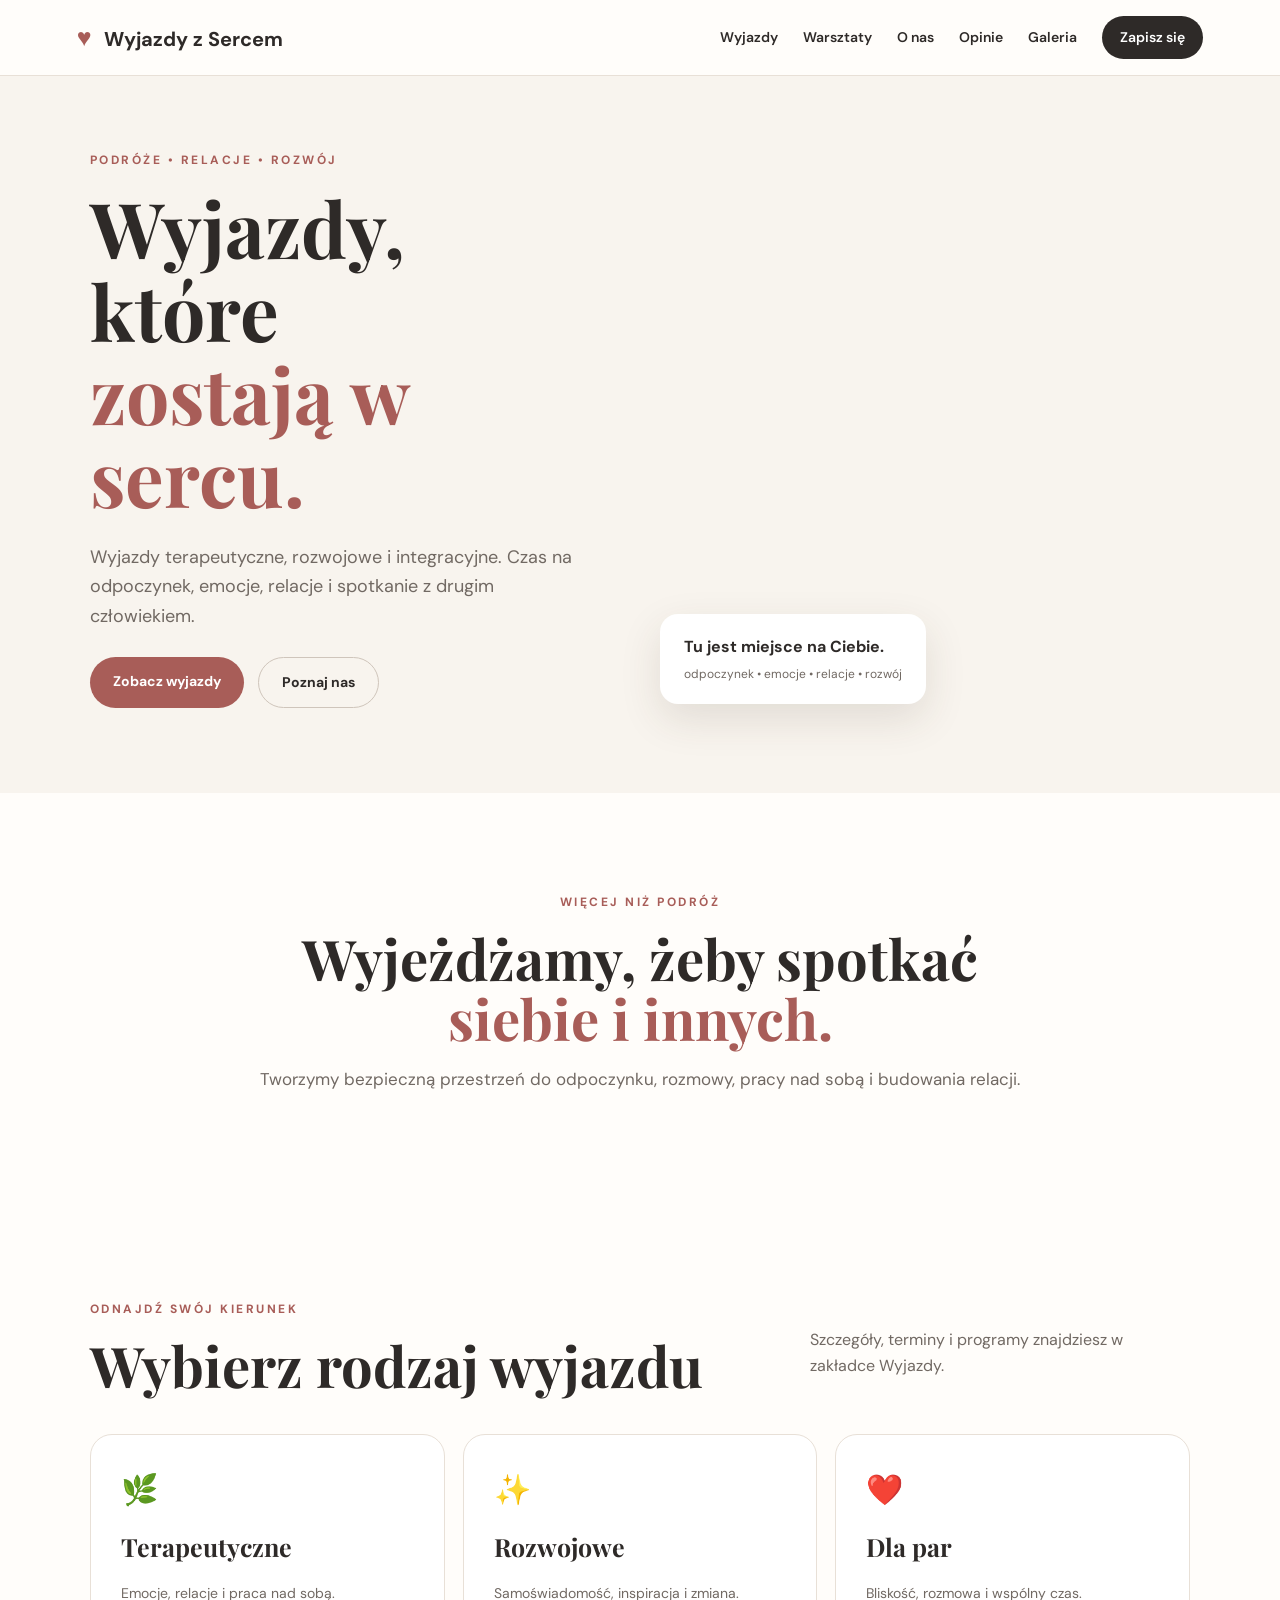
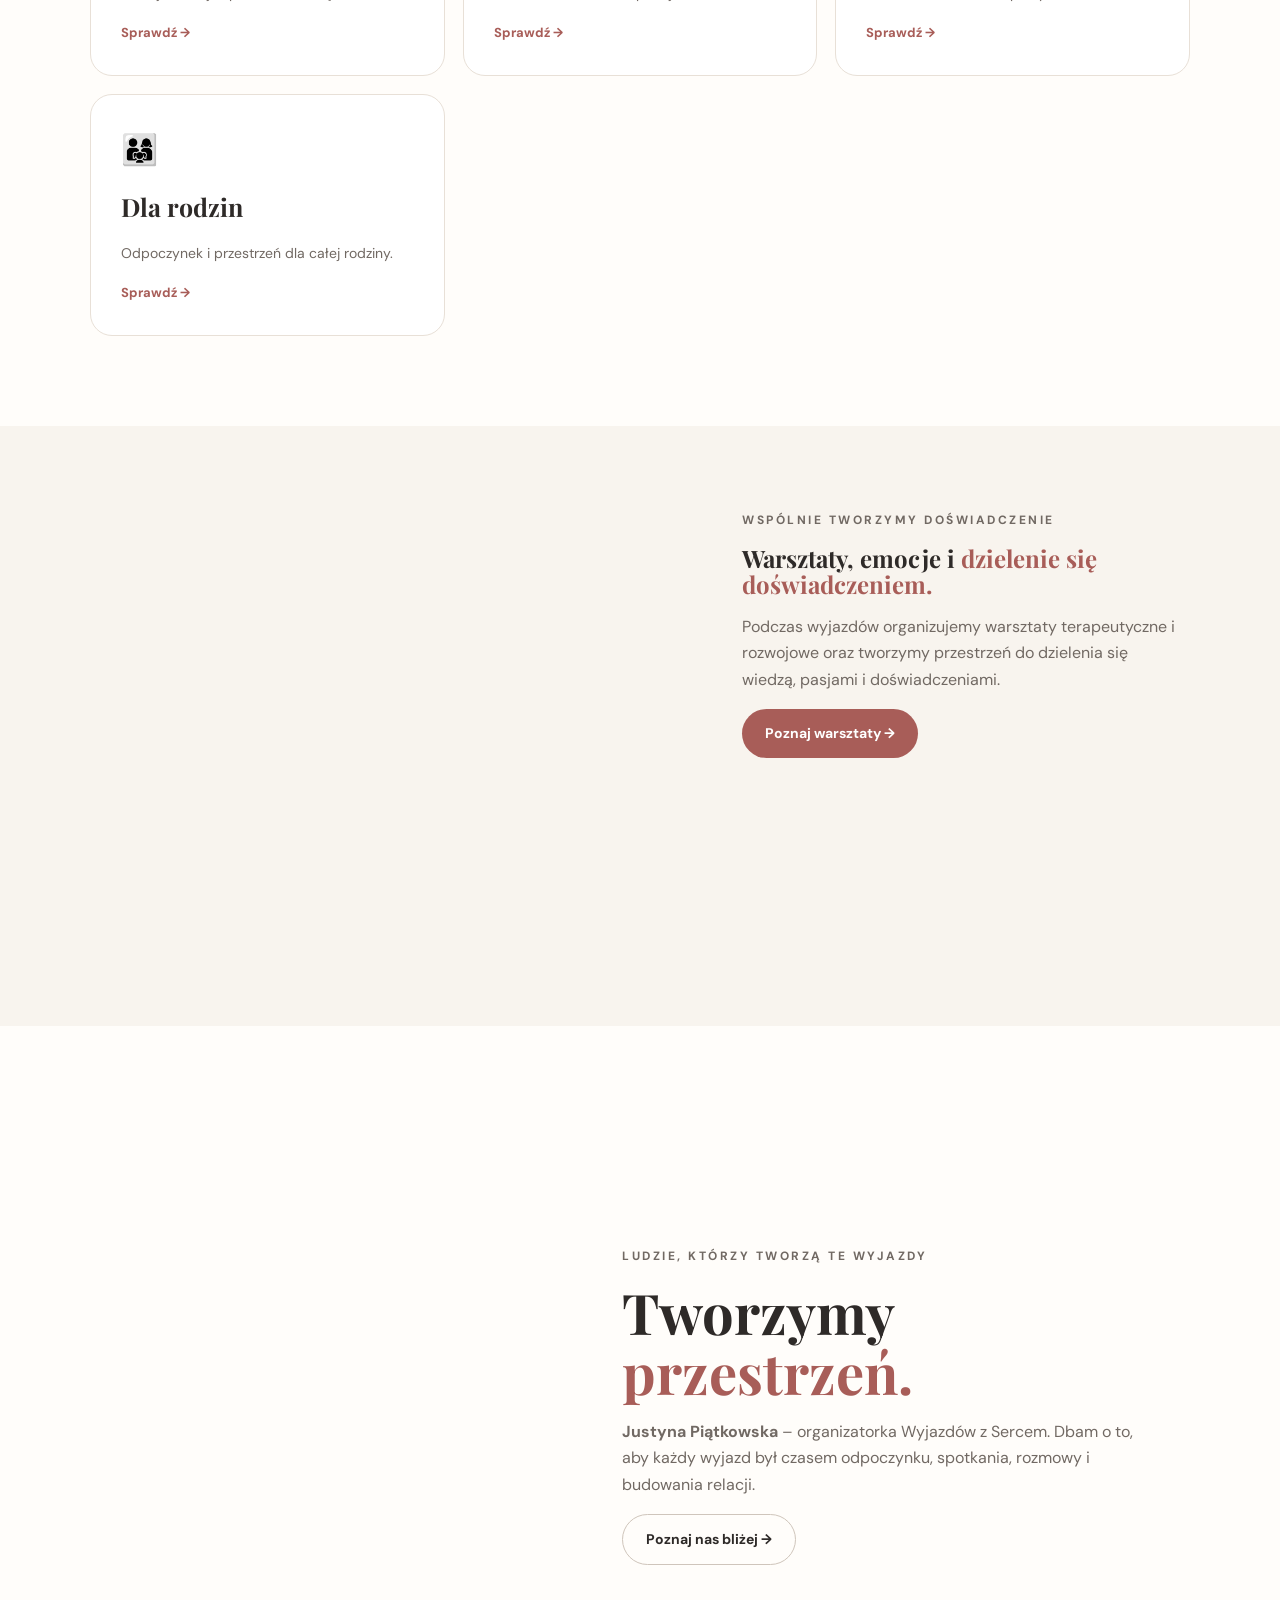
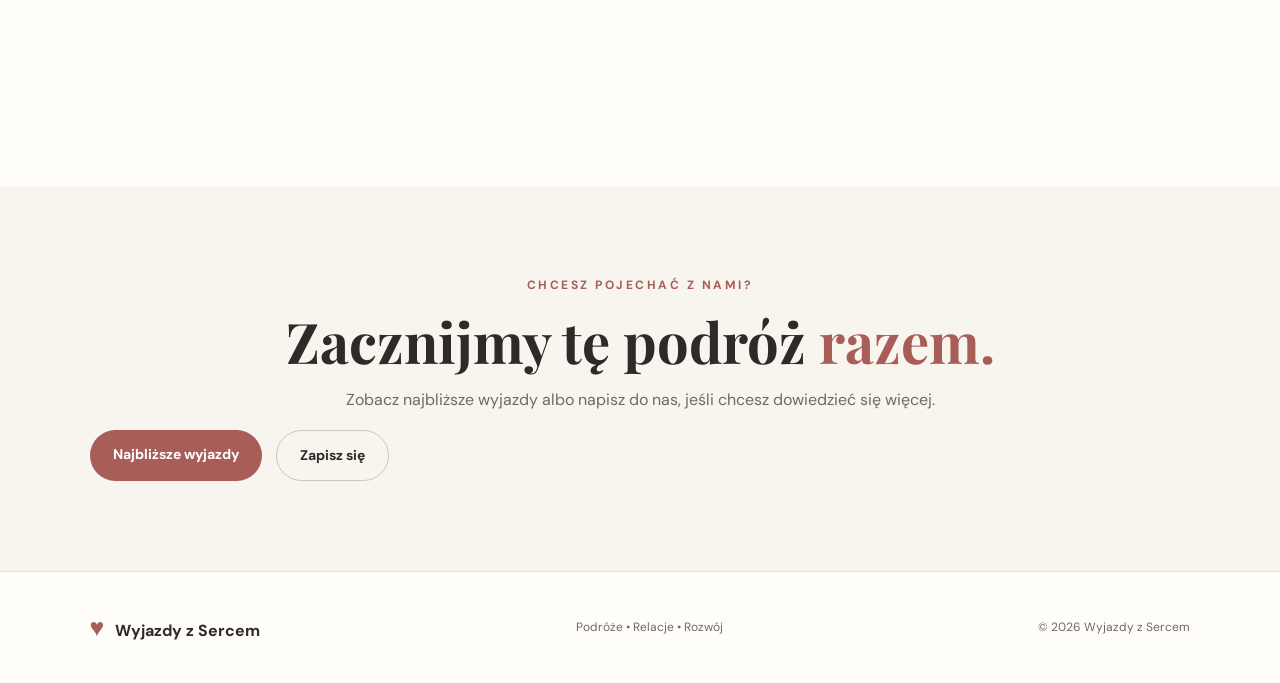
<file: index.html>
<!doctype html>
<html lang="pl">
<head>
<meta charset="utf-8">
<meta name="viewport" content="width=device-width,initial-scale=1">
<meta name="description" content="Wyjazdy z Sercem – terapeutyczne, rozwojowe i integracyjne wyjazdy w Polsce i na świecie.">
<title>Wyjazdy z Sercem | Podróże, które mają znaczenie</title>
<link rel="preconnect" href="https://fonts.googleapis.com">
<link rel="preconnect" href="https://fonts.gstatic.com" crossorigin>
<link href="https://fonts.googleapis.com/css2?family=DM+Sans:wght@400;500;600;700&family=Playfair+Display:wght@600;700&display=swap" rel="stylesheet">
<link rel="stylesheet" href="style.css">
</head>
<body>
<header class="nav">
  <a class="brand" href="index.html"><span>♥</span> Wyjazdy z Sercem</a>
  <button class="menu" aria-label="Otwórz menu">☰</button>
  <nav>
    <a href="wyjazdy.html">Wyjazdy</a>
    <a href="warsztaty.html">Warsztaty</a>
    <a href="o-nas.html">O nas</a>
    <a href="opinie.html">Opinie</a>
    <a href="galeria.html">Galeria</a>
    <a class="nav-cta" href="zapisy.html">Zapisz się</a>
  </nav>
</header>

<main id="top">
<section class="hero">
  <div class="hero-copy">
    <p class="eyebrow">PODRÓŻE • RELACJE • ROZWÓJ</p>
    <h1>Wyjazdy, które<br><em>zostają w sercu.</em></h1>
    <p class="lead">Wyjazdy terapeutyczne, rozwojowe i integracyjne. Czas na odpoczynek, emocje, relacje i spotkanie z drugim człowiekiem.</p>
    <div class="hero-actions">
      <a class="btn primary" href="wyjazdy.html">Zobacz wyjazdy</a>
      <a class="btn ghost" href="o-nas.html">Poznaj nas</a>
    </div>
  </div>
  <div class="hero-card">
    <div class="hero-photo"></div>
    <div class="floating"><strong>Tu jest miejsce na Ciebie.</strong><span>odpoczynek • emocje • relacje • rozwój</span></div>
  </div>
</section>

<section class="intro">
  <p class="eyebrow">WIĘCEJ NIŻ PODRÓŻ</p>
  <h2>Wyjeżdżamy, żeby spotkać <em>siebie i innych.</em></h2>
  <p>Tworzymy bezpieczną przestrzeń do odpoczynku, rozmowy, pracy nad sobą i budowania relacji.</p>
</section>

<section class="section">
  <div class="section-head">
    <div><p class="eyebrow">ODNAJDŹ SWÓJ KIERUNEK</p><h2>Wybierz rodzaj wyjazdu</h2></div>
    <p>Szczegóły, terminy i programy znajdziesz w zakładce Wyjazdy.</p>
  </div>
  <div class="cards">
    <article class="card"><div class="icon">🌿</div><h3>Terapeutyczne</h3><p>Emocje, relacje i praca nad sobą.</p><a href="wyjazdy.html">Sprawdź →</a></article>
    <article class="card"><div class="icon">✨</div><h3>Rozwojowe</h3><p>Samoświadomość, inspiracja i zmiana.</p><a href="wyjazdy.html">Sprawdź →</a></article>
    <article class="card"><div class="icon">❤️</div><h3>Dla par</h3><p>Bliskość, rozmowa i wspólny czas.</p><a href="wyjazdy.html">Sprawdź →</a></article>
    <article class="card"><div class="icon">👨‍👩‍👧</div><h3>Dla rodzin</h3><p>Odpoczynek i przestrzeń dla całej rodziny.</p><a href="wyjazdy.html">Sprawdź →</a></article>
  </div>
</section>

<section class="split">
  <div class="split-photo workshop-photo"></div>
  <div class="split-copy">
    <p class="eyebrow">WSPÓLNIE TWORZYMY DOŚWIADCZENIE</p>
    <h2>Warsztaty, emocje i <em>dzielenie się doświadczeniem.</em></h2>
    <p>Podczas wyjazdów organizujemy warsztaty terapeutyczne i rozwojowe oraz tworzymy przestrzeń do dzielenia się wiedzą, pasjami i doświadczeniami.</p>
    <a class="btn primary" href="warsztaty.html">Poznaj warsztaty →</a>
  </div>
</section>

<section class="about">
  <div class="portrait"></div>
  <div>
    <p class="eyebrow">LUDZIE, KTÓRZY TWORZĄ TE WYJAZDY</p>
    <h2>Tworzymy <em>przestrzeń.</em></h2>
    <p><strong>Justyna Piątkowska</strong> – organizatorka Wyjazdów z Sercem. Dbam o to, aby każdy wyjazd był czasem odpoczynku, spotkania, rozmowy i budowania relacji.</p>
    <a class="btn ghost" href="o-nas.html">Poznaj nas bliżej →</a>
  </div>
</section>

<section class="section soft">
  <div class="center">
    <p class="eyebrow">CHCESZ POJECHAĆ Z NAMI?</p>
    <h2>Zacznijmy tę podróż <em>razem.</em></h2>
    <p class="muted">Zobacz najbliższe wyjazdy albo napisz do nas, jeśli chcesz dowiedzieć się więcej.</p>
    <div class="hero-actions">
      <a class="btn primary" href="wyjazdy.html">Najbliższe wyjazdy</a>
      <a class="btn ghost" href="zapisy.html">Zapisz się</a>
    </div>
  </div>
</section>
</main>

<footer>
  <div class="brand"><span>♥</span> Wyjazdy z Sercem</div>
  <p>Podróże • Relacje • Rozwój</p>
  <p>© <span id="year"></span> Wyjazdy z Sercem</p>
</footer>
<script src="script.js"></script>
</body>
</html>
</file>
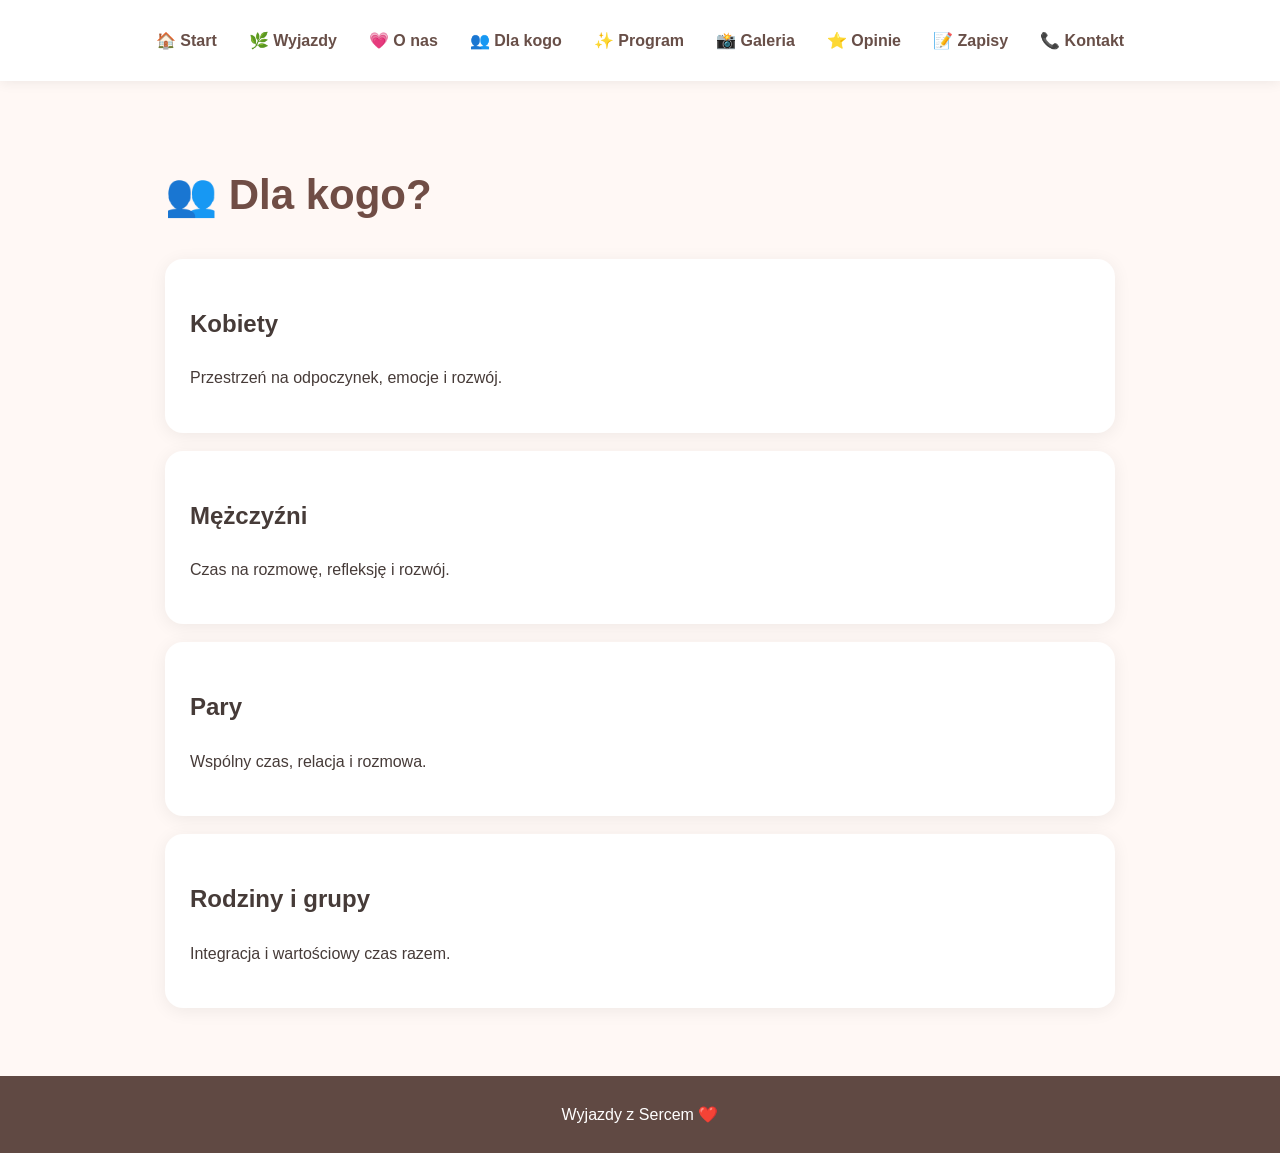
<file: dla-kogo.html>
<!doctype html><html lang="pl"><head><meta charset="utf-8"><meta name="viewport" content="width=device-width,initial-scale=1"><title>👥 Dla kogo? | Wyjazdy z Sercem</title><style>body{margin:0;font-family:Arial,sans-serif;background:#fff8f5;color:#463b38;line-height:1.7}nav{padding:14px;text-align:center;background:#fff;box-shadow:0 2px 12px #0001;position:sticky;top:0}nav a{display:inline-block;margin:4px;padding:9px 12px;color:#684f48;text-decoration:none;font-weight:bold;border-radius:20px}nav a:hover{background:#f6e5df}main{max-width:950px;margin:auto;padding:50px 20px;min-height:70vh}.card{background:#fff;padding:25px;border-radius:18px;box-shadow:0 3px 18px #0001;margin:18px 0}h1{color:#704d45;font-size:42px}footer{text-align:center;padding:25px;background:#604943;color:#fff}</style></head><body><nav><a href="index.html">🏠 Start</a><a href="wyjazdy.html">🌿 Wyjazdy</a><a href="o-nas.html">💗 O nas</a><a href="dla-kogo.html">👥 Dla kogo</a><a href="program.html">✨ Program</a><a href="galeria.html">📸 Galeria</a><a href="opinie.html">⭐ Opinie</a><a href="zapisy.html">📝 Zapisy</a><a href="kontakt.html">📞 Kontakt</a></nav><main><h1>👥 Dla kogo?</h1><div class="card"><h2>Kobiety</h2><p>Przestrzeń na odpoczynek, emocje i rozwój.</p></div><div class="card"><h2>Mężczyźni</h2><p>Czas na rozmowę, refleksję i rozwój.</p></div><div class="card"><h2>Pary</h2><p>Wspólny czas, relacja i rozmowa.</p></div><div class="card"><h2>Rodziny i grupy</h2><p>Integracja i wartościowy czas razem.</p></div></main><footer>Wyjazdy z Sercem ❤️</footer></body></html>
</file>
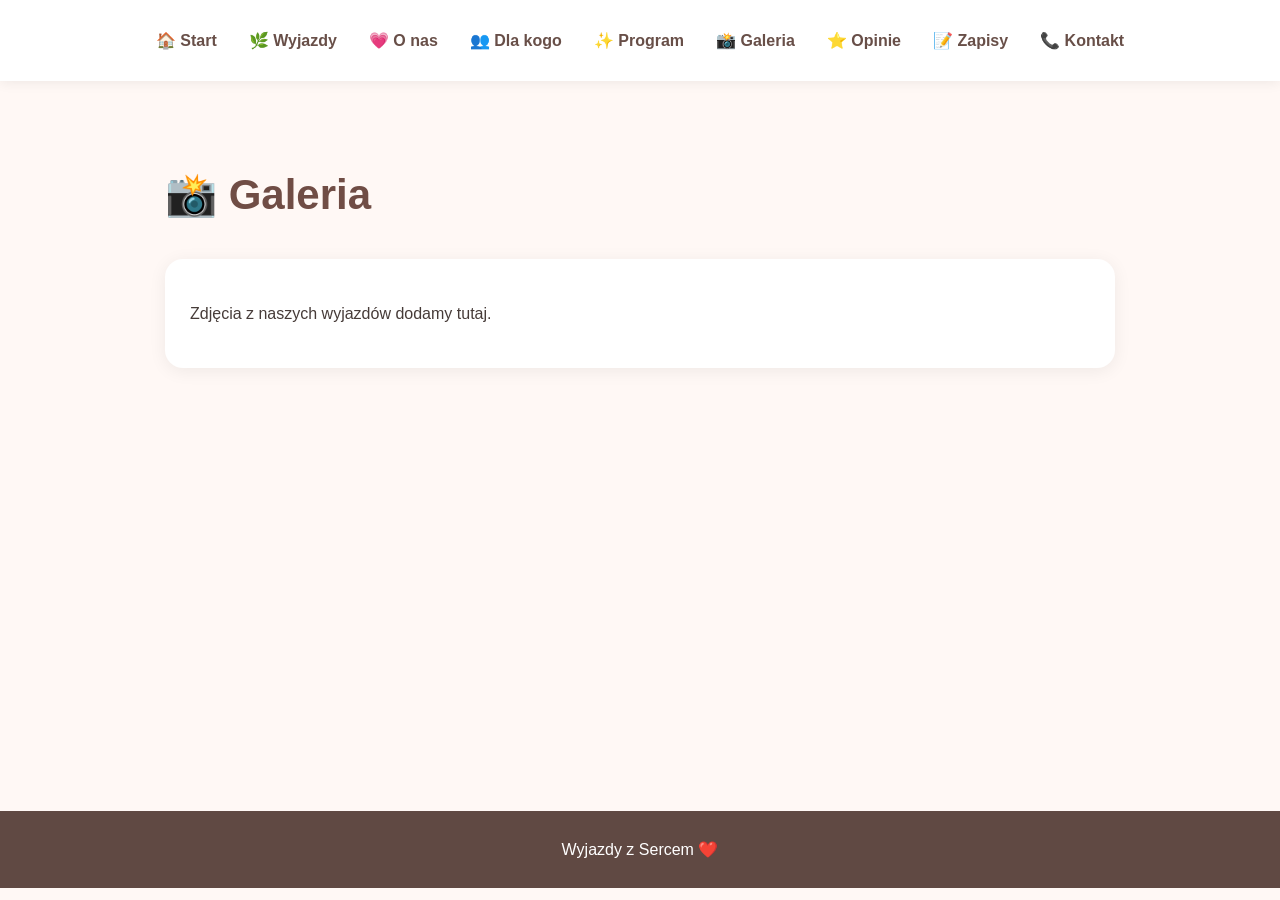
<file: galeria.html>
<!doctype html><html lang="pl"><head><meta charset="utf-8"><meta name="viewport" content="width=device-width,initial-scale=1"><title>📸 Galeria | Wyjazdy z Sercem</title><style>body{margin:0;font-family:Arial,sans-serif;background:#fff8f5;color:#463b38;line-height:1.7}nav{padding:14px;text-align:center;background:#fff;box-shadow:0 2px 12px #0001;position:sticky;top:0}nav a{display:inline-block;margin:4px;padding:9px 12px;color:#684f48;text-decoration:none;font-weight:bold;border-radius:20px}nav a:hover{background:#f6e5df}main{max-width:950px;margin:auto;padding:50px 20px;min-height:70vh}.card{background:#fff;padding:25px;border-radius:18px;box-shadow:0 3px 18px #0001;margin:18px 0}h1{color:#704d45;font-size:42px}footer{text-align:center;padding:25px;background:#604943;color:#fff}</style></head><body><nav><a href="index.html">🏠 Start</a><a href="wyjazdy.html">🌿 Wyjazdy</a><a href="o-nas.html">💗 O nas</a><a href="dla-kogo.html">👥 Dla kogo</a><a href="program.html">✨ Program</a><a href="galeria.html">📸 Galeria</a><a href="opinie.html">⭐ Opinie</a><a href="zapisy.html">📝 Zapisy</a><a href="kontakt.html">📞 Kontakt</a></nav><main><h1>📸 Galeria</h1><div class="card"><p>Zdjęcia z naszych wyjazdów dodamy tutaj.</p></div></main><footer>Wyjazdy z Sercem ❤️</footer></body></html>
</file>
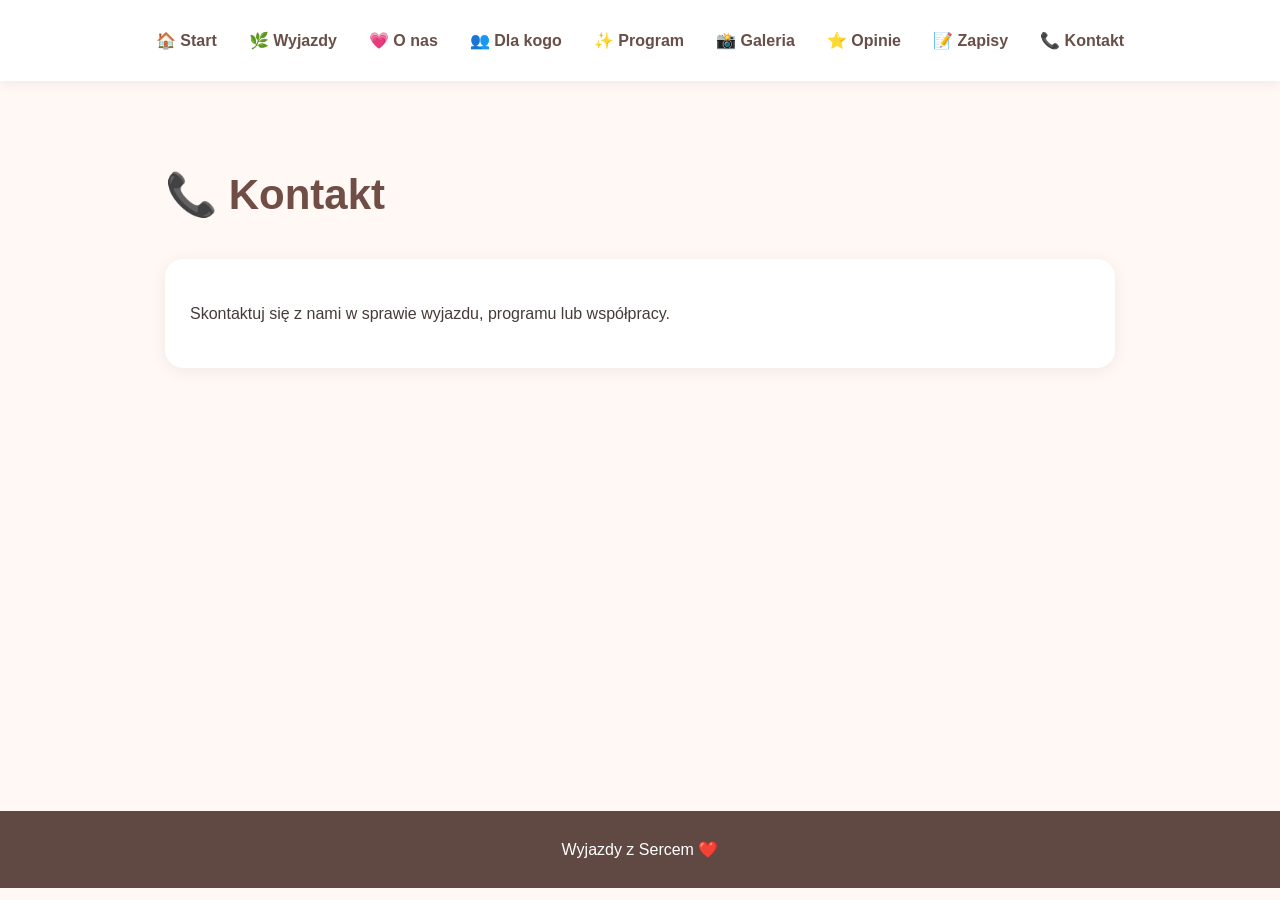
<file: kontakt.html>
<!doctype html><html lang="pl"><head><meta charset="utf-8"><meta name="viewport" content="width=device-width,initial-scale=1"><title>📞 Kontakt | Wyjazdy z Sercem</title><style>body{margin:0;font-family:Arial,sans-serif;background:#fff8f5;color:#463b38;line-height:1.7}nav{padding:14px;text-align:center;background:#fff;box-shadow:0 2px 12px #0001;position:sticky;top:0}nav a{display:inline-block;margin:4px;padding:9px 12px;color:#684f48;text-decoration:none;font-weight:bold;border-radius:20px}nav a:hover{background:#f6e5df}main{max-width:950px;margin:auto;padding:50px 20px;min-height:70vh}.card{background:#fff;padding:25px;border-radius:18px;box-shadow:0 3px 18px #0001;margin:18px 0}h1{color:#704d45;font-size:42px}footer{text-align:center;padding:25px;background:#604943;color:#fff}</style></head><body><nav><a href="index.html">🏠 Start</a><a href="wyjazdy.html">🌿 Wyjazdy</a><a href="o-nas.html">💗 O nas</a><a href="dla-kogo.html">👥 Dla kogo</a><a href="program.html">✨ Program</a><a href="galeria.html">📸 Galeria</a><a href="opinie.html">⭐ Opinie</a><a href="zapisy.html">📝 Zapisy</a><a href="kontakt.html">📞 Kontakt</a></nav><main><h1>📞 Kontakt</h1><div class="card"><p>Skontaktuj się z nami w sprawie wyjazdu, programu lub współpracy.</p></div></main><footer>Wyjazdy z Sercem ❤️</footer></body></html>
</file>
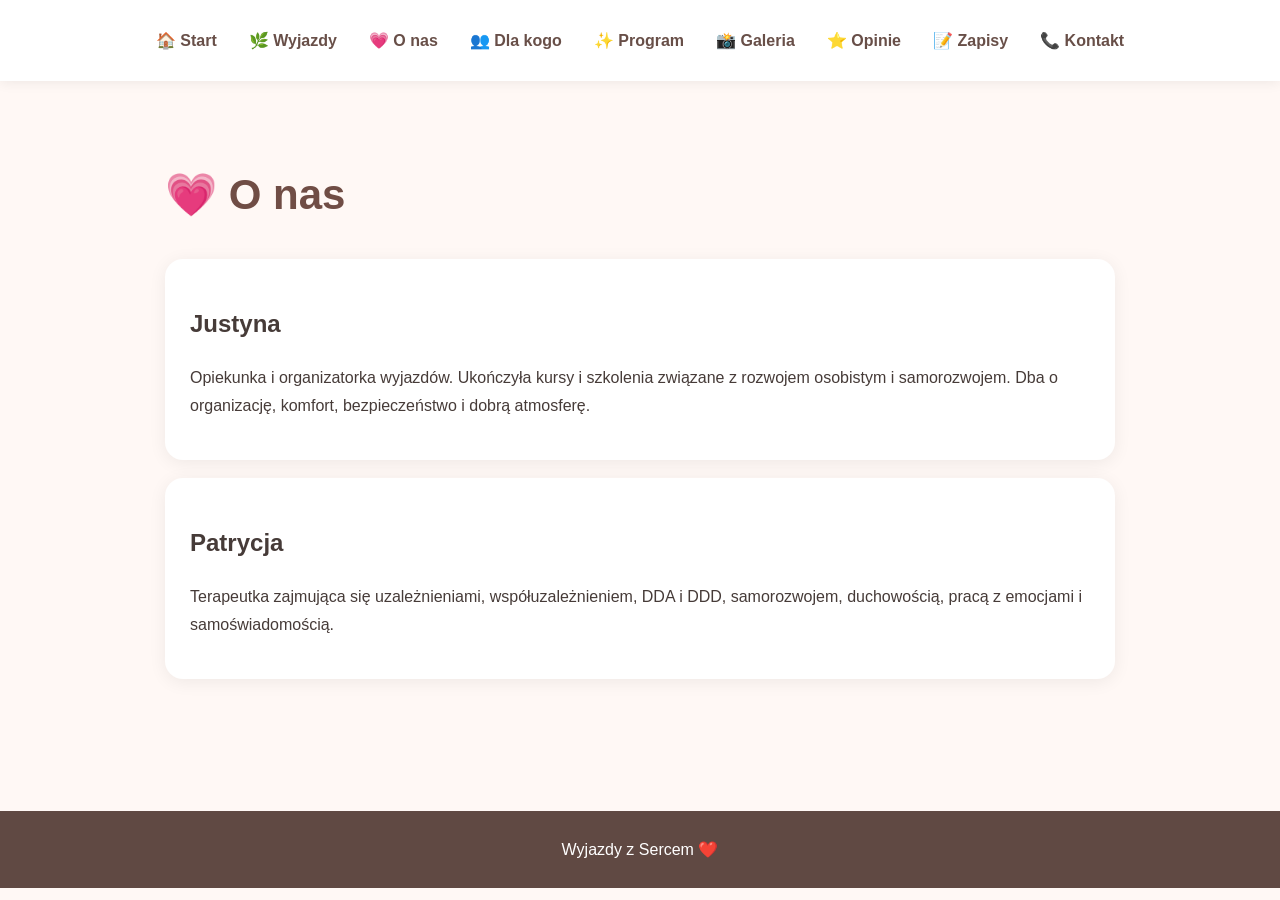
<file: o-nas.html>
<!doctype html><html lang="pl"><head><meta charset="utf-8"><meta name="viewport" content="width=device-width,initial-scale=1"><title>💗 O nas | Wyjazdy z Sercem</title><style>body{margin:0;font-family:Arial,sans-serif;background:#fff8f5;color:#463b38;line-height:1.7}nav{padding:14px;text-align:center;background:#fff;box-shadow:0 2px 12px #0001;position:sticky;top:0}nav a{display:inline-block;margin:4px;padding:9px 12px;color:#684f48;text-decoration:none;font-weight:bold;border-radius:20px}nav a:hover{background:#f6e5df}main{max-width:950px;margin:auto;padding:50px 20px;min-height:70vh}.card{background:#fff;padding:25px;border-radius:18px;box-shadow:0 3px 18px #0001;margin:18px 0}h1{color:#704d45;font-size:42px}footer{text-align:center;padding:25px;background:#604943;color:#fff}</style></head><body><nav><a href="index.html">🏠 Start</a><a href="wyjazdy.html">🌿 Wyjazdy</a><a href="o-nas.html">💗 O nas</a><a href="dla-kogo.html">👥 Dla kogo</a><a href="program.html">✨ Program</a><a href="galeria.html">📸 Galeria</a><a href="opinie.html">⭐ Opinie</a><a href="zapisy.html">📝 Zapisy</a><a href="kontakt.html">📞 Kontakt</a></nav><main><h1>💗 O nas</h1><div class="card"><h2>Justyna</h2><p>Opiekunka i organizatorka wyjazdów. Ukończyła kursy i szkolenia związane z rozwojem osobistym i samorozwojem. Dba o organizację, komfort, bezpieczeństwo i dobrą atmosferę.</p></div><div class="card"><h2>Patrycja</h2><p>Terapeutka zajmująca się uzależnieniami, współuzależnieniem, DDA i DDD, samorozwojem, duchowością, pracą z emocjami i samoświadomością.</p></div></main><footer>Wyjazdy z Sercem ❤️</footer></body></html>
</file>
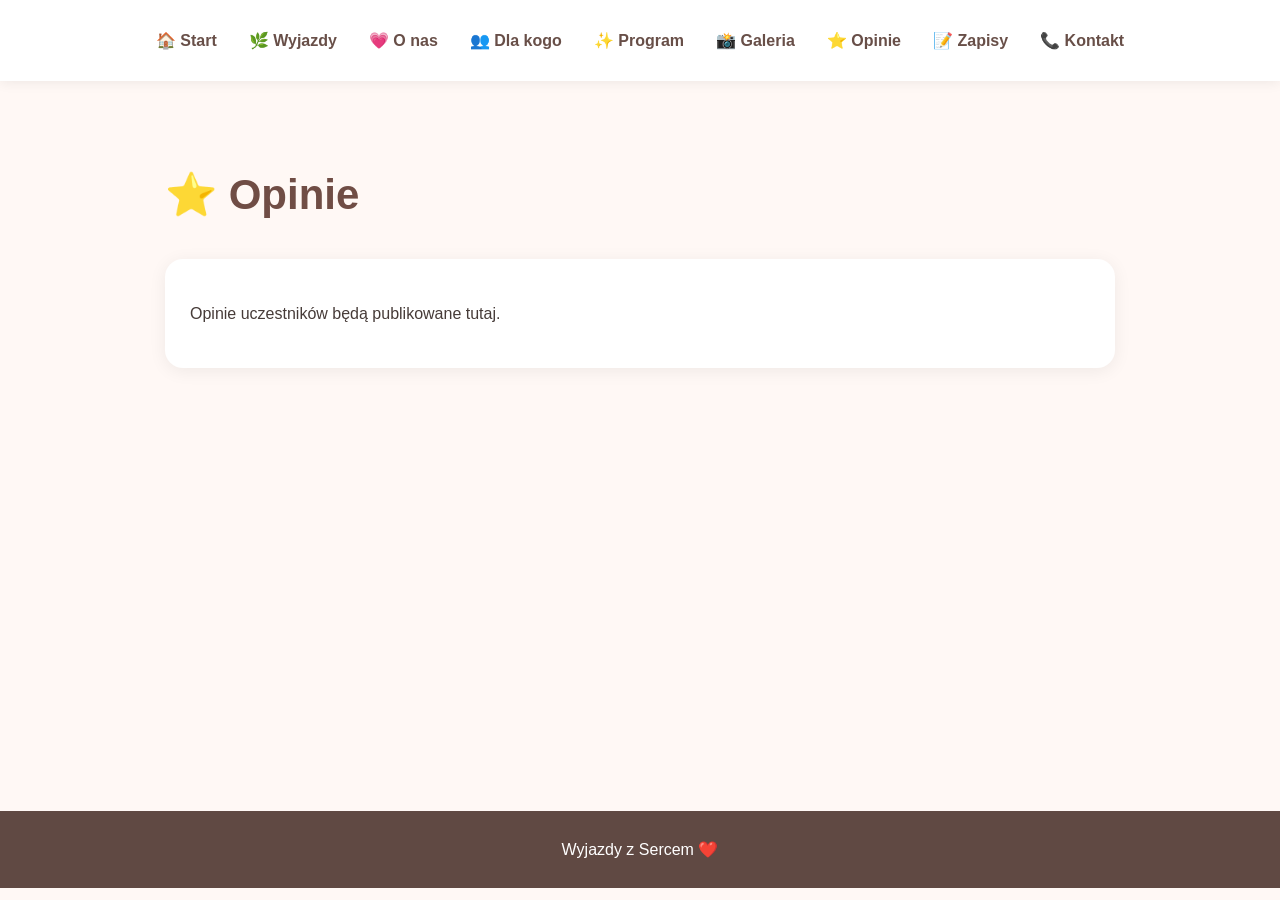
<file: opinie.html>
<!doctype html><html lang="pl"><head><meta charset="utf-8"><meta name="viewport" content="width=device-width,initial-scale=1"><title>⭐ Opinie | Wyjazdy z Sercem</title><style>body{margin:0;font-family:Arial,sans-serif;background:#fff8f5;color:#463b38;line-height:1.7}nav{padding:14px;text-align:center;background:#fff;box-shadow:0 2px 12px #0001;position:sticky;top:0}nav a{display:inline-block;margin:4px;padding:9px 12px;color:#684f48;text-decoration:none;font-weight:bold;border-radius:20px}nav a:hover{background:#f6e5df}main{max-width:950px;margin:auto;padding:50px 20px;min-height:70vh}.card{background:#fff;padding:25px;border-radius:18px;box-shadow:0 3px 18px #0001;margin:18px 0}h1{color:#704d45;font-size:42px}footer{text-align:center;padding:25px;background:#604943;color:#fff}</style></head><body><nav><a href="index.html">🏠 Start</a><a href="wyjazdy.html">🌿 Wyjazdy</a><a href="o-nas.html">💗 O nas</a><a href="dla-kogo.html">👥 Dla kogo</a><a href="program.html">✨ Program</a><a href="galeria.html">📸 Galeria</a><a href="opinie.html">⭐ Opinie</a><a href="zapisy.html">📝 Zapisy</a><a href="kontakt.html">📞 Kontakt</a></nav><main><h1>⭐ Opinie</h1><div class="card"><p>Opinie uczestników będą publikowane tutaj.</p></div></main><footer>Wyjazdy z Sercem ❤️</footer></body></html>
</file>
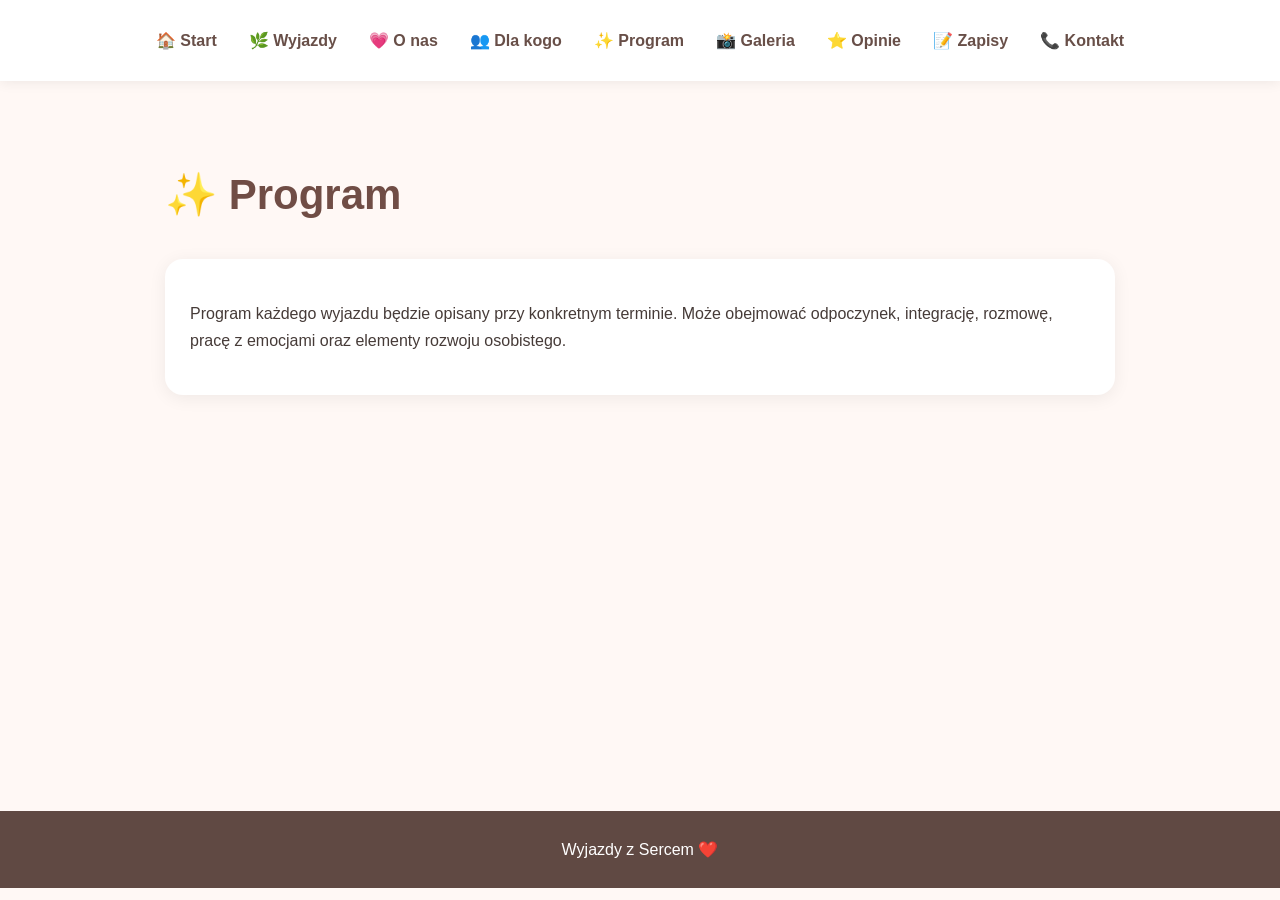
<file: program.html>
<!doctype html><html lang="pl"><head><meta charset="utf-8"><meta name="viewport" content="width=device-width,initial-scale=1"><title>✨ Program | Wyjazdy z Sercem</title><style>body{margin:0;font-family:Arial,sans-serif;background:#fff8f5;color:#463b38;line-height:1.7}nav{padding:14px;text-align:center;background:#fff;box-shadow:0 2px 12px #0001;position:sticky;top:0}nav a{display:inline-block;margin:4px;padding:9px 12px;color:#684f48;text-decoration:none;font-weight:bold;border-radius:20px}nav a:hover{background:#f6e5df}main{max-width:950px;margin:auto;padding:50px 20px;min-height:70vh}.card{background:#fff;padding:25px;border-radius:18px;box-shadow:0 3px 18px #0001;margin:18px 0}h1{color:#704d45;font-size:42px}footer{text-align:center;padding:25px;background:#604943;color:#fff}</style></head><body><nav><a href="index.html">🏠 Start</a><a href="wyjazdy.html">🌿 Wyjazdy</a><a href="o-nas.html">💗 O nas</a><a href="dla-kogo.html">👥 Dla kogo</a><a href="program.html">✨ Program</a><a href="galeria.html">📸 Galeria</a><a href="opinie.html">⭐ Opinie</a><a href="zapisy.html">📝 Zapisy</a><a href="kontakt.html">📞 Kontakt</a></nav><main><h1>✨ Program</h1><div class="card"><p>Program każdego wyjazdu będzie opisany przy konkretnym terminie. Może obejmować odpoczynek, integrację, rozmowę, pracę z emocjami oraz elementy rozwoju osobistego.</p></div></main><footer>Wyjazdy z Sercem ❤️</footer></body></html>
</file>
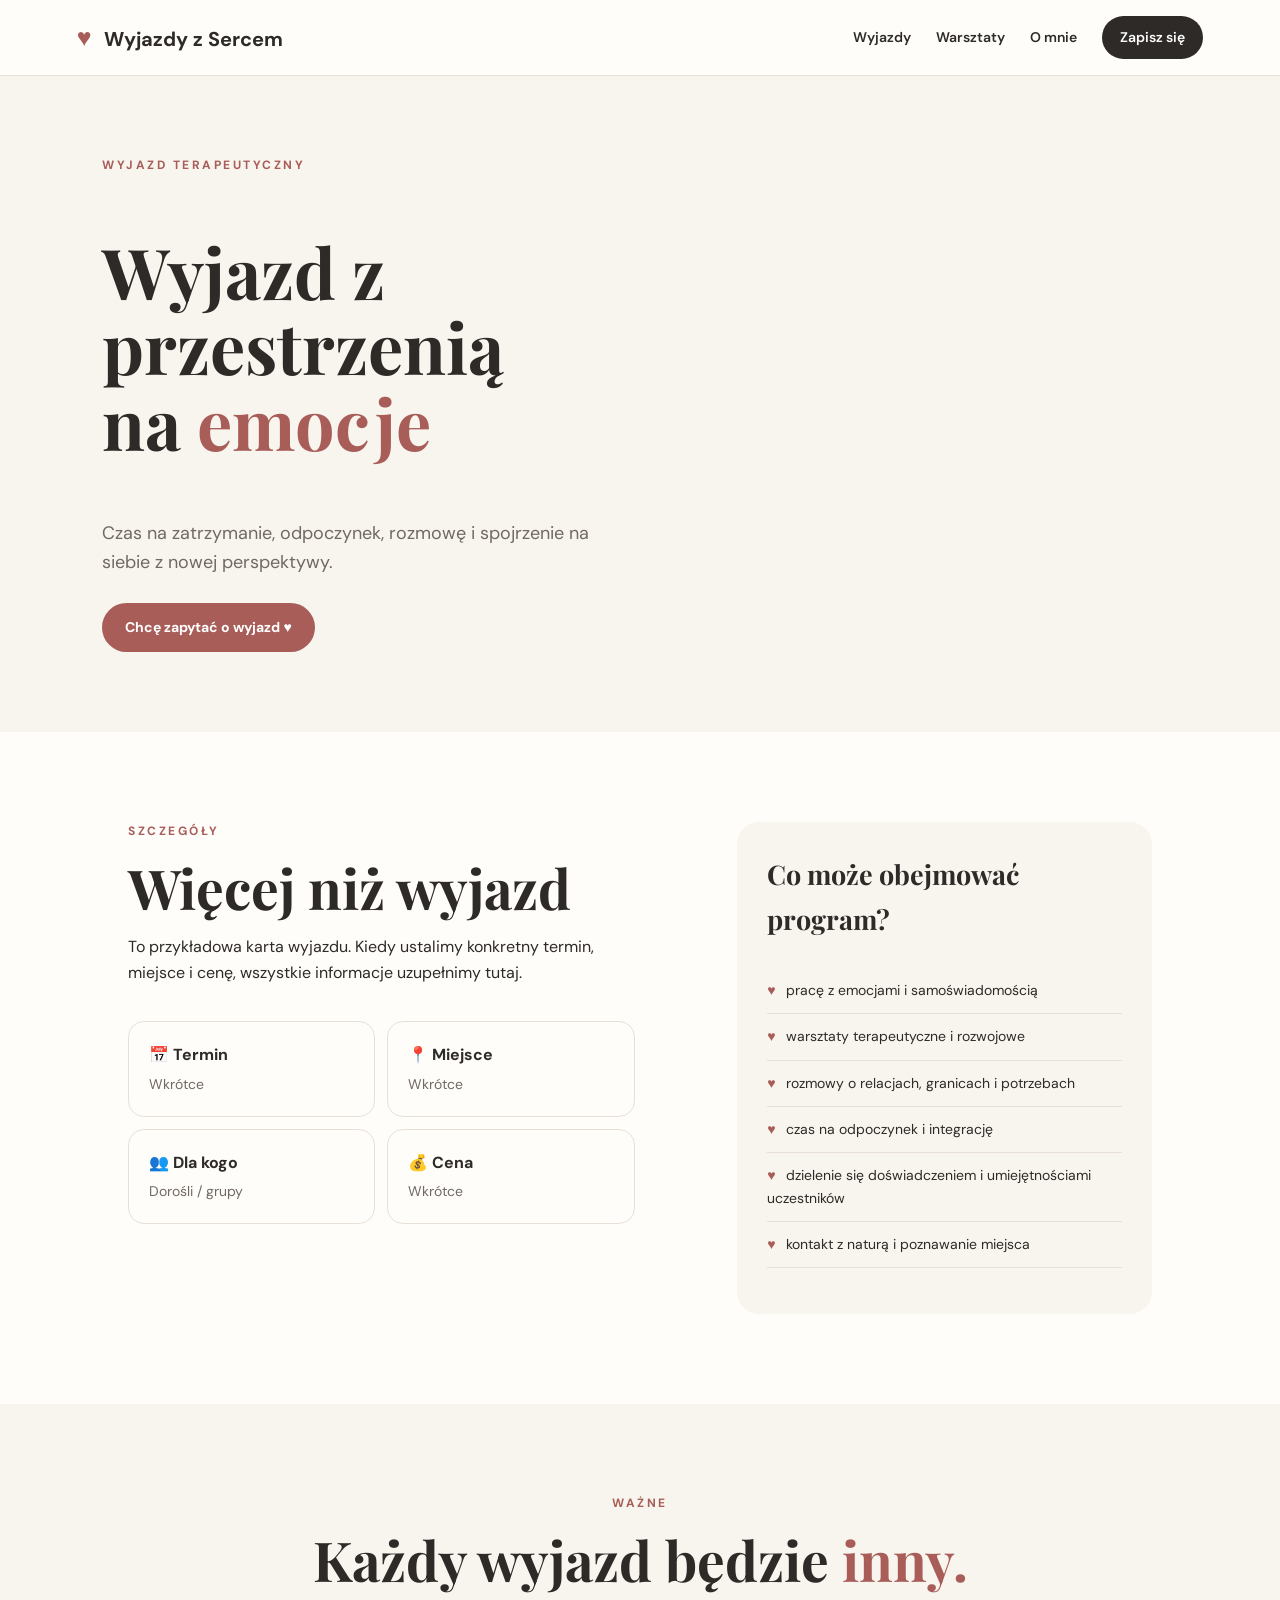
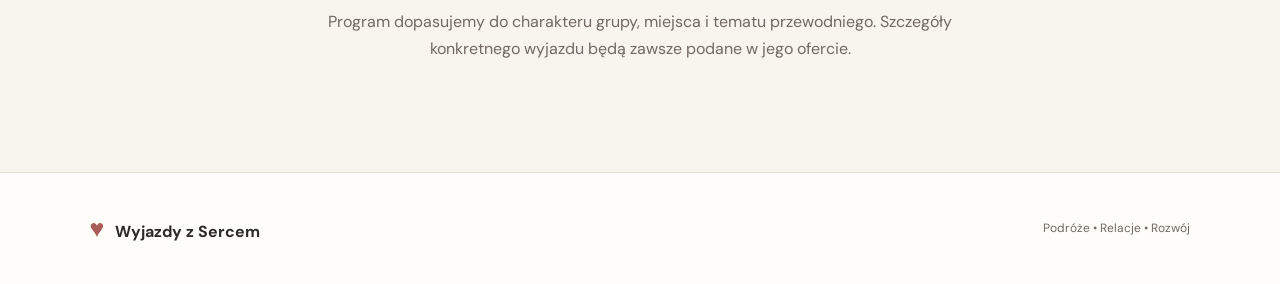
<file: wyjazd.html>
<!doctype html><html lang="pl"><head><meta charset="utf-8"><meta name="viewport" content="width=device-width,initial-scale=1"><meta name="description" content="Szczegóły wyjazdu – Wyjazdy z Sercem"><title>Wyjazd – Wyjazdy z Sercem</title><link rel="preconnect" href="https://fonts.googleapis.com"><link rel="preconnect" href="https://fonts.gstatic.com" crossorigin><link href="https://fonts.googleapis.com/css2?family=DM+Sans:wght@400;500;600;700&family=Playfair+Display:wght@600;700&display=swap" rel="stylesheet"><link rel="stylesheet" href="style.css"></head><body>
<header class="nav"><a class="brand" href="index.html"><span>♥</span> Wyjazdy z Sercem</a><nav><a href="index.html#wyjazdy">Wyjazdy</a><a href="index.html#warsztaty">Warsztaty</a><a href="index.html#o-mnie">O mnie</a><a class="nav-cta" href="index.html#zapisy">Zapisz się</a></nav></header>
<main><section class="detail-hero"><div><p class="eyebrow">WYJAZD TERAPEUTYCZNY</p><h1>Wyjazd z przestrzenią na <em>emocje</em></h1><p class="lead">Czas na zatrzymanie, odpoczynek, rozmowę i spojrzenie na siebie z nowej perspektywy.</p><a class="btn primary" href="index.html#zapisy">Chcę zapytać o wyjazd ♥</a></div><div class="detail-image"></div></section>
<section class="detail-content"><div><p class="eyebrow">SZCZEGÓŁY</p><h2>Więcej niż wyjazd</h2><p>To przykładowa karta wyjazdu. Kiedy ustalimy konkretny termin, miejsce i cenę, wszystkie informacje uzupełnimy tutaj.</p><div class="facts"><div><strong>📅 Termin</strong><span>Wkrótce</span></div><div><strong>📍 Miejsce</strong><span>Wkrótce</span></div><div><strong>👥 Dla kogo</strong><span>Dorośli / grupy</span></div><div><strong>💰 Cena</strong><span>Wkrótce</span></div></div></div>
<div class="program"><h3>Co może obejmować program?</h3><ul><li>pracę z emocjami i samoświadomością</li><li>warsztaty terapeutyczne i rozwojowe</li><li>rozmowy o relacjach, granicach i potrzebach</li><li>czas na odpoczynek i integrację</li><li>dzielenie się doświadczeniem i umiejętnościami uczestników</li><li>kontakt z naturą i poznawanie miejsca</li></ul></div></section>
<section class="detail-note"><p class="eyebrow">WAŻNE</p><h2>Każdy wyjazd będzie <em>inny.</em></h2><p>Program dopasujemy do charakteru grupy, miejsca i tematu przewodniego. Szczegóły konkretnego wyjazdu będą zawsze podane w jego ofercie.</p></section></main><footer><div class="brand"><span>♥</span> Wyjazdy z Sercem</div><p>Podróże • Relacje • Rozwój</p></footer></body></html>
</file>
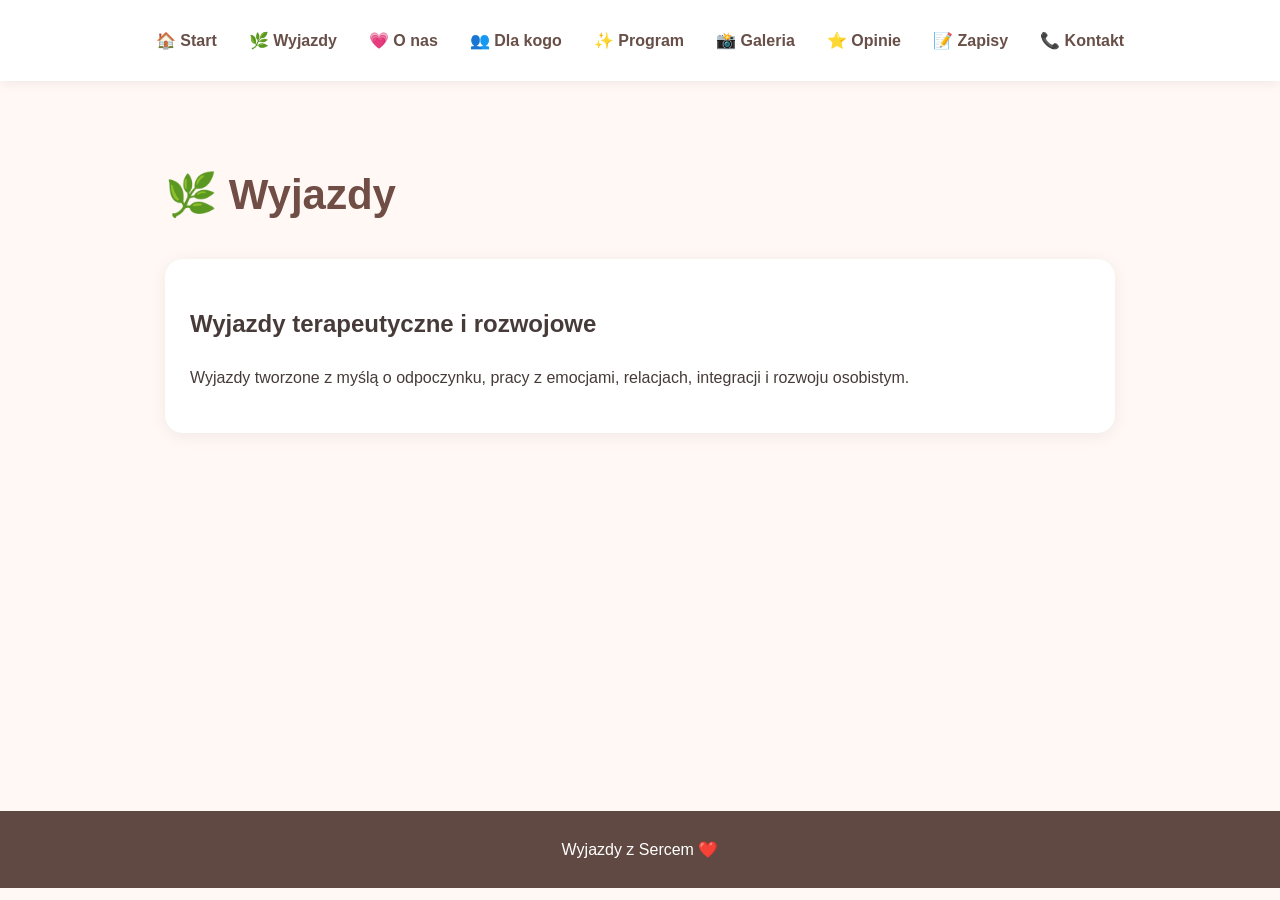
<file: wyjazdy.html>
<!doctype html><html lang="pl"><head><meta charset="utf-8"><meta name="viewport" content="width=device-width,initial-scale=1"><title>🌿 Wyjazdy | Wyjazdy z Sercem</title><style>body{margin:0;font-family:Arial,sans-serif;background:#fff8f5;color:#463b38;line-height:1.7}nav{padding:14px;text-align:center;background:#fff;box-shadow:0 2px 12px #0001;position:sticky;top:0}nav a{display:inline-block;margin:4px;padding:9px 12px;color:#684f48;text-decoration:none;font-weight:bold;border-radius:20px}nav a:hover{background:#f6e5df}main{max-width:950px;margin:auto;padding:50px 20px;min-height:70vh}.card{background:#fff;padding:25px;border-radius:18px;box-shadow:0 3px 18px #0001;margin:18px 0}h1{color:#704d45;font-size:42px}footer{text-align:center;padding:25px;background:#604943;color:#fff}</style></head><body><nav><a href="index.html">🏠 Start</a><a href="wyjazdy.html">🌿 Wyjazdy</a><a href="o-nas.html">💗 O nas</a><a href="dla-kogo.html">👥 Dla kogo</a><a href="program.html">✨ Program</a><a href="galeria.html">📸 Galeria</a><a href="opinie.html">⭐ Opinie</a><a href="zapisy.html">📝 Zapisy</a><a href="kontakt.html">📞 Kontakt</a></nav><main><h1>🌿 Wyjazdy</h1><div class="card"><h2>Wyjazdy terapeutyczne i rozwojowe</h2><p>Wyjazdy tworzone z myślą o odpoczynku, pracy z emocjami, relacjach, integracji i rozwoju osobistym.</p></div></main><footer>Wyjazdy z Sercem ❤️</footer></body></html>
</file>
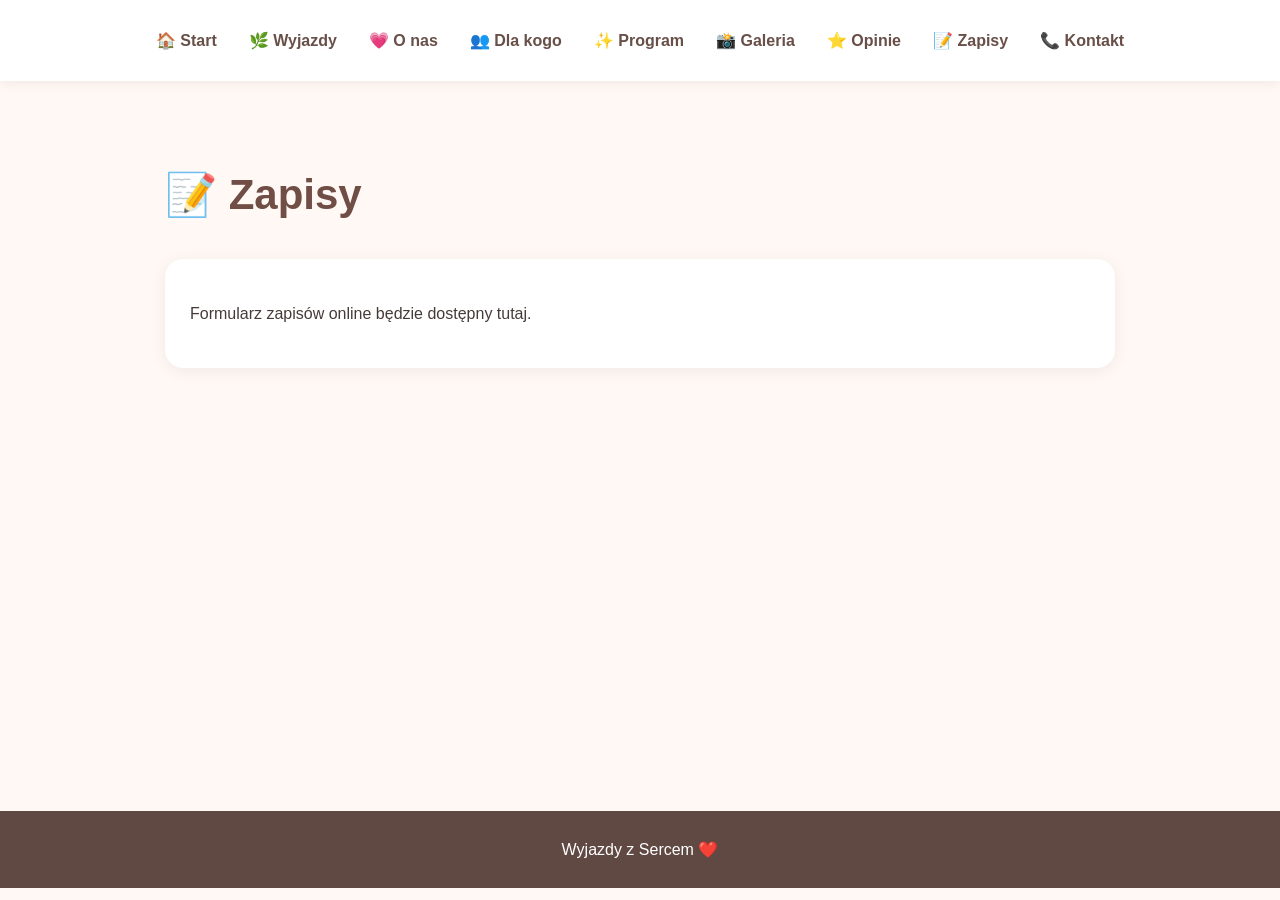
<file: zapisy.html>
<!doctype html><html lang="pl"><head><meta charset="utf-8"><meta name="viewport" content="width=device-width,initial-scale=1"><title>📝 Zapisy | Wyjazdy z Sercem</title><style>body{margin:0;font-family:Arial,sans-serif;background:#fff8f5;color:#463b38;line-height:1.7}nav{padding:14px;text-align:center;background:#fff;box-shadow:0 2px 12px #0001;position:sticky;top:0}nav a{display:inline-block;margin:4px;padding:9px 12px;color:#684f48;text-decoration:none;font-weight:bold;border-radius:20px}nav a:hover{background:#f6e5df}main{max-width:950px;margin:auto;padding:50px 20px;min-height:70vh}.card{background:#fff;padding:25px;border-radius:18px;box-shadow:0 3px 18px #0001;margin:18px 0}h1{color:#704d45;font-size:42px}footer{text-align:center;padding:25px;background:#604943;color:#fff}</style></head><body><nav><a href="index.html">🏠 Start</a><a href="wyjazdy.html">🌿 Wyjazdy</a><a href="o-nas.html">💗 O nas</a><a href="dla-kogo.html">👥 Dla kogo</a><a href="program.html">✨ Program</a><a href="galeria.html">📸 Galeria</a><a href="opinie.html">⭐ Opinie</a><a href="zapisy.html">📝 Zapisy</a><a href="kontakt.html">📞 Kontakt</a></nav><main><h1>📝 Zapisy</h1><div class="card"><p>Formularz zapisów online będzie dostępny tutaj.</p></div></main><footer>Wyjazdy z Sercem ❤️</footer></body></html>
</file>
<file: style.css>
:root{--ink:#2e2a28;--muted:#716963;--cream:#f8f4ee;--paper:#fffdfa;--accent:#a85d58;--sage:#687a68;--line:#e8e0d7}*{box-sizing:border-box}html{scroll-behavior:smooth}body{margin:0;color:var(--ink);font-family:'DM Sans',sans-serif;background:var(--paper);line-height:1.65}.nav{height:76px;display:flex;align-items:center;justify-content:space-between;padding:0 6vw;position:sticky;top:0;background:rgba(255,253,250,.94);backdrop-filter:blur(12px);z-index:10;border-bottom:1px solid var(--line)}.brand{font-weight:700;font-size:20px;color:var(--ink);text-decoration:none}.brand span{color:var(--accent);font-size:25px;margin-right:7px}.nav nav{display:flex;gap:25px;align-items:center}.nav nav a{color:var(--ink);text-decoration:none;font-size:14px;font-weight:600}.nav-cta{padding:10px 18px;border-radius:99px;background:var(--ink)!important;color:#fff!important}.menu{display:none;background:none;border:0;font-size:25px}.hero{min-height:650px;background:var(--cream);padding:75px 7vw 85px;display:grid;grid-template-columns:1fr 1fr;gap:7vw;align-items:center}.eyebrow{font-size:12px;letter-spacing:2.5px;font-weight:700;color:var(--accent);margin:0 0 15px}.hero h1,h2{font-family:'Playfair Display',serif;line-height:1.08;margin:0}.hero h1{font-size:clamp(48px,6vw,78px)}em{font-style:normal;color:var(--accent)}.lead{font-size:18px;max-width:590px;color:var(--muted);margin:25px 0}.hero-actions{display:flex;gap:14px;flex-wrap:wrap}.btn{display:inline-block;border:0;border-radius:99px;padding:13px 23px;text-decoration:none;font-weight:700;font-size:14px;cursor:pointer}.primary{background:var(--accent);color:white}.ghost{color:var(--ink);border:1px solid #cfc5bb}.hero-card{position:relative}.hero-photo,.split-photo,.portrait{min-height:500px;border-radius:28px;background:url('https://images.unsplash.com/photo-1500530855697-b586d89ba3ee?auto=format&fit=crop&w=1200&q=85') center/cover}.floating{position:absolute;bottom:-25px;left:-25px;background:#fff;padding:20px 24px;border-radius:18px;box-shadow:0 15px 40px #44352a20}.floating strong,.floating span{display:block}.floating span{color:var(--muted);font-size:12px;margin-top:4px}.intro{max-width:850px;text-align:center;padding:100px 25px;margin:auto}.intro h2,.section h2,.about h2,.booking h2{font-size:clamp(38px,5vw,56px)}.intro>p:last-child{color:var(--muted);font-size:17px}.section{padding:90px 7vw}.section-head{display:flex;justify-content:space-between;gap:30px;align-items:end;margin-bottom:38px}.section-head>p{max-width:380px;color:var(--muted)}.cards{display:grid;grid-template-columns:repeat(3,1fr);gap:18px}.card{padding:30px;border:1px solid var(--line);border-radius:22px;background:#fff}.icon{font-size:30px}.card h3{font-family:'Playfair Display',serif;font-size:25px;margin:12px 0 5px}.card p{color:var(--muted);font-size:14px}.card a{color:var(--accent);font-weight:700;text-decoration:none;font-size:13px}.split{display:grid;grid-template-columns:1fr 1fr;min-height:600px;background:var(--cream)}.split-photo{border-radius:0;min-height:600px;background-image:url('https://images.unsplash.com/photo-1511632765486-a01980e01a18?auto=format&fit=crop&w=1200&q=85')}.split-copy{padding:85px 8vw}.split-copy p{color:var(--muted)}.split-copy ul{padding:0;list-style:none}.split-copy li{padding:10px 0;border-bottom:1px solid var(--line)}.split-copy li:before{content:'♥';color:var(--accent);margin-right:10px}.family{padding:110px 8vw;background:linear-gradient(100deg,#697b6c,#526456);color:#fff}.family .eyebrow{color:#e9c6bd}.family h2{font-size:clamp(40px,5vw,62px);max-width:700px}.family p{max-width:650px;color:#edf0eb}.light{background:#fff;color:var(--ink);margin-top:18px}.about{display:grid;grid-template-columns:.85fr 1.15fr;gap:8vw;align-items:center;padding:100px 10vw}.portrait{min-height:560px;background-image:url('https://images.unsplash.com/photo-1544005313-94ddf0286df2?auto=format&fit=crop&w=900&q=85')}.about p{color:var(--muted)}.signature{margin-top:30px;font-family:'Playfair Display',serif;font-size:21px}.soft{background:var(--cream)}.center{text-align:center}.muted{color:var(--muted)}.quotes{display:grid;grid-template-columns:repeat(3,1fr);gap:20px;margin-top:40px}.quotes blockquote{margin:0;background:#fff;padding:30px;border-radius:20px;font-family:'Playfair Display',serif;font-size:18px}.quotes cite{display:block;margin-top:20px;font-family:'DM Sans';font-size:12px;color:var(--muted)}.gallery{display:grid;grid-template-columns:repeat(3,1fr);gap:14px;margin-top:40px}.gallery div{height:240px;border-radius:18px;background:center/cover}.gallery div:nth-child(1){background-image:url('https://images.unsplash.com/photo-1500534623283-312aade485b7?auto=format&fit=crop&w=800&q=80')}.gallery div:nth-child(2){background-image:url('https://images.unsplash.com/photo-1470770841072-f978cf4d019e?auto=format&fit=crop&w=800&q=80')}.gallery div:nth-child(3){background-image:url('https://images.unsplash.com/photo-1501785888041-af3ef285b470?auto=format&fit=crop&w=800&q=80')}.gallery div:nth-child(4){background-image:url('https://images.unsplash.com/photo-1529156069898-49953e39b3ac?auto=format&fit=crop&w=800&q=80')}.gallery div:nth-child(5){background-image:url('https://images.unsplash.com/photo-1527529482837-4698179dc6ce?auto=format&fit=crop&w=800&q=80')}.gallery div:nth-child(6){background-image:url('https://images.unsplash.com/photo-1500530855697-b586d89ba3ee?auto=format&fit=crop&w=800&q=80')}.booking{padding:100px 10vw;background:#2e2a28;color:#fff;display:grid;grid-template-columns:1fr 1fr;gap:8vw}.booking p{color:#cfc8c1}.booking .eyebrow{color:#d89b91}.booking form{display:grid;gap:14px}.booking label{font-size:12px;font-weight:600}.booking input,.booking select,.booking textarea{width:100%;margin-top:5px;padding:13px 14px;border-radius:12px;border:1px solid #5d5752;background:#3b3632;color:#fff;font:inherit}.booking textarea{resize:vertical}.booking .check{display:flex;gap:9px;align-items:center}.booking .check input{width:auto;margin:0}.form-note{font-size:13px}.booking .primary{background:#c9766d}.booking .btn{width:max-content}footer{padding:35px 7vw;display:flex;gap:35px;align-items:center;justify-content:space-between;border-top:1px solid var(--line);font-size:12px;color:var(--muted)}footer .brand{font-size:16px}footer p{margin:0}@media(max-width:900px){.nav{padding:0 5vw}.nav nav{display:none;position:absolute;top:76px;left:0;right:0;background:#fff;padding:20px 5vw;flex-direction:column;align-items:flex-start}.nav nav.open{display:flex}.menu{display:block}.hero,.split,.about,.booking{grid-template-columns:1fr}.hero{padding:55px 6vw}.hero-photo{min-height:430px}.section{padding:70px 6vw}.cards,.quotes{grid-template-columns:1fr 1fr}.split-photo{min-height:420px}.about{padding:75px 7vw}.booking{padding:75px 7vw}footer{flex-wrap:wrap}}@media(max-width:600px){.cards,.quotes,.gallery{grid-template-columns:1fr}.hero h1{font-size:48px}.floating{left:10px}.gallery div{height:210px}.section-head{display:block}}.upcoming{background:#fff}.trip-grid{display:grid;grid-template-columns:repeat(3,1fr);gap:20px}.trip-card{padding:32px;border:1px solid var(--line);border-radius:24px;background:var(--paper);display:flex;flex-direction:column}.trip-card.featured{background:var(--cream);border-color:#d9c5bb}.trip-tag{font-size:11px;letter-spacing:2px;font-weight:700;color:var(--accent);margin-bottom:14px}.trip-card h3{font-family:'Playfair Display',serif;font-size:27px;line-height:1.15;margin:0 0 8px}.trip-placeholder{color:var(--muted);font-size:13px}.trip-card ul{list-style:none;padding:0;margin:12px 0 25px}.trip-card li{padding:7px 0;border-bottom:1px solid var(--line);font-size:14px}.trip-card li:before{content:'✓';color:var(--sage);font-weight:700;margin-right:9px}.trip-card .btn{align-self:flex-start;margin-top:auto}@media(max-width:900px){.trip-grid{grid-template-columns:1fr 1fr}}@media(max-width:600px){.trip-grid{grid-template-columns:1fr}}.therapist-box{margin-top:28px;padding:25px;border-radius:20px;background:var(--cream);border:1px solid var(--line)}.therapist-box h3{font-family:'Playfair Display',serif;font-size:27px;margin:5px 0 10px}.therapist-box p{margin-top:8px}.detail-hero{min-height:560px;background:var(--cream);padding:80px 8vw;display:grid;grid-template-columns:1fr 1fr;gap:7vw;align-items:center}.detail-hero h1{font-family:'Playfair Display',serif;font-size:clamp(48px,6vw,70px);line-height:1.08}.detail-image{min-height:470px;border-radius:28px;background:url('https://images.unsplash.com/photo-1470770841072-f978cf4d019e?auto=format&fit=crop&w=1200&q=85') center/cover}.detail-content{padding:90px 10vw;display:grid;grid-template-columns:1.1fr .9fr;gap:8vw}.detail-content h2,.detail-note h2{font-family:'Playfair Display',serif;font-size:clamp(38px,5vw,55px);line-height:1.1}.facts{display:grid;grid-template-columns:1fr 1fr;gap:12px;margin-top:35px}.facts div{padding:20px;border:1px solid var(--line);border-radius:16px}.facts strong,.facts span{display:block}.facts span{color:var(--muted);font-size:14px;margin-top:4px}.program{padding:30px;background:var(--cream);border-radius:22px}.program h3{font-family:'Playfair Display',serif;font-size:27px;margin-top:0}.program ul{list-style:none;padding:0}.program li{padding:11px 0;border-bottom:1px solid var(--line);font-size:14px}.program li:before{content:'♥';color:var(--accent);margin-right:10px}.detail-note{padding:90px 10vw;text-align:center;background:var(--cream)}.detail-note p:last-child{max-width:650px;margin:20px auto;color:var(--muted)}@media(max-width:900px){.detail-hero,.detail-content{grid-template-columns:1fr}.detail-hero{padding:60px 6vw}.detail-image{min-height:380px}.detail-content{padding:70px 7vw}}@media(max-width:600px){.facts{grid-template-columns:1fr}}
</file>
